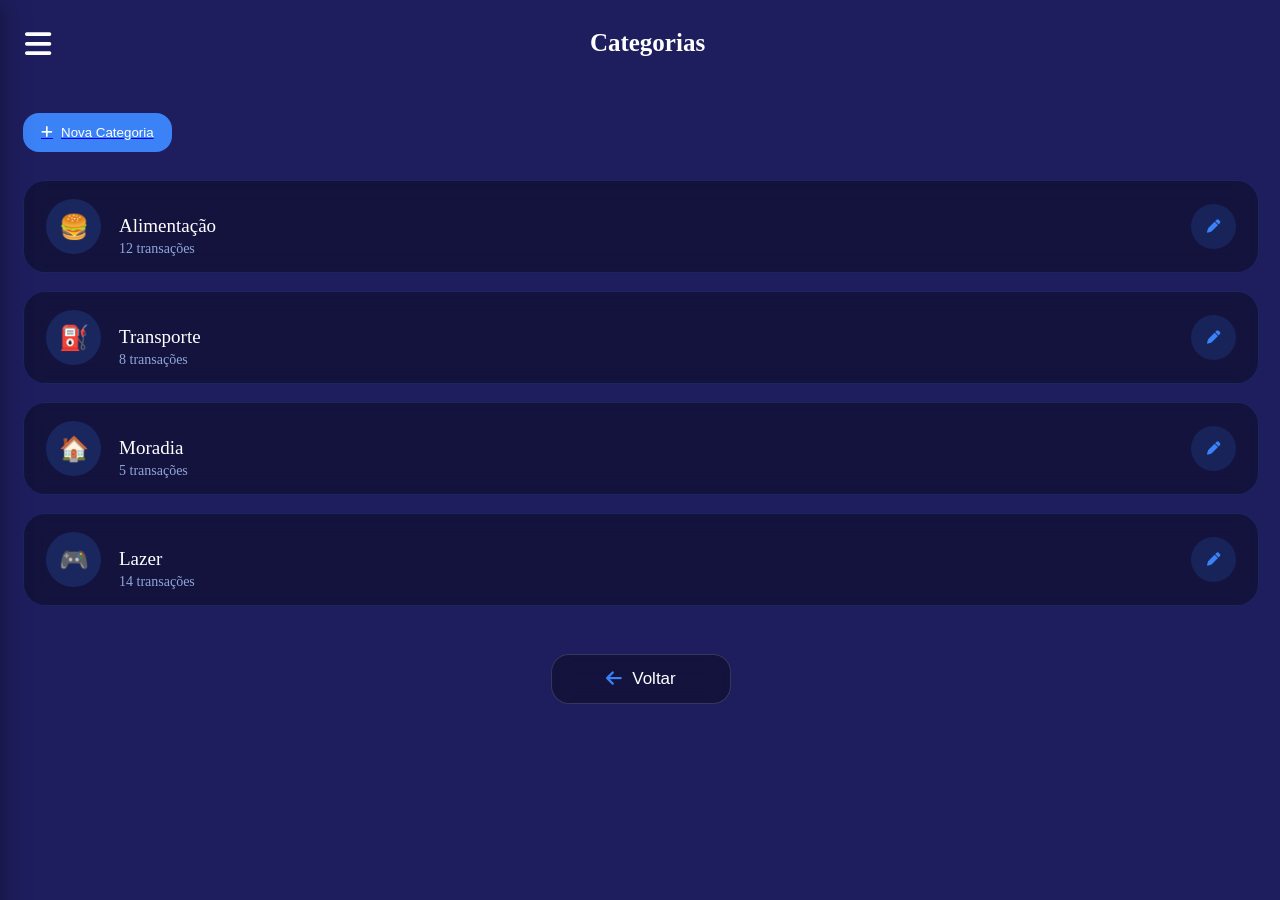
<file: pages/categorias.html>
<!DOCTYPE html>
<html lang="pt-br">
<head>
    <meta charset="UTF-8">
    <meta name="viewport" content="width=device-width, initial-scale=1.0">
    <title>Categorias</title>
    <link rel="stylesheet" href="../css/global.css">
    <link rel="stylesheet" href="../css/categorias.css">
    <link rel="stylesheet" href="https://cdnjs.cloudflare.com/ajax/libs/font-awesome/6.6.0/css/all.min.css">
    <link rel="stylesheet" href="../css/novatransacao.css">
    <link rel="shortcut icon" href="../midia/icone.ico" type="image/x-icon">

</head>
<body>

    <div class="menu-titulo-nt">
    <div id="overlay" class="overlay"></div>
    
    <div id="menu-container"></div>
    <h1>Categorias</h1>
</div>

    <main class="categorias">

    <div class="topo-categorias">


        <a href="/pages/newcategoria.html">
            <button class="btn-adicionar">
                <i class="fas fa-plus"></i>
                Nova Categoria
            </button>
        </a>

    </div>

    <div class="card-categoria">

        <div class="info-categoria">

            <div class="icone-categoria">
                🍔
            </div>

            <div>

                <h3>Alimentação</h3>

                <span>12 transações</span>

            </div>

        </div>

        <button class="btn-editar">
            <i class="fas fa-pen"></i>
        </button>

    </div>

    <div class="card-categoria">

        <div class="info-categoria">

            <div class="icone-categoria">
                ⛽
            </div>

            <div>

                <h3>Transporte</h3>

                <span>8 transações</span>

            </div>

        </div>

        <button class="btn-editar">
            <i class="fas fa-pen"></i>
        </button>

    </div>

    <div class="card-categoria">

        <div class="info-categoria">

            <div class="icone-categoria">
                🏠
            </div>

            <div>

                <h3>Moradia</h3>

                <span>5 transações</span>

            </div>

        </div>

        <button class="btn-editar">
            <i class="fas fa-pen"></i>
        </button>

    </div>

    <div class="card-categoria">

        <div class="info-categoria">

            <div class="icone-categoria">
                🎮
            </div>

            <div>

                <h3>Lazer</h3>

                <span>14 transações</span>

            </div>

        </div>

        <button class="btn-editar">
            <i class="fas fa-pen"></i>
        </button>

    </div>

    <button class="btn-voltar" onclick="history.back()">
        <i class="fas fa-arrow-left"></i>
        Voltar
    </button>

</main>

<script src="../javascript/menu.js"></script>
<script src="../javascript/nova-transacao.js"></script>
</body>
</html>
</file>
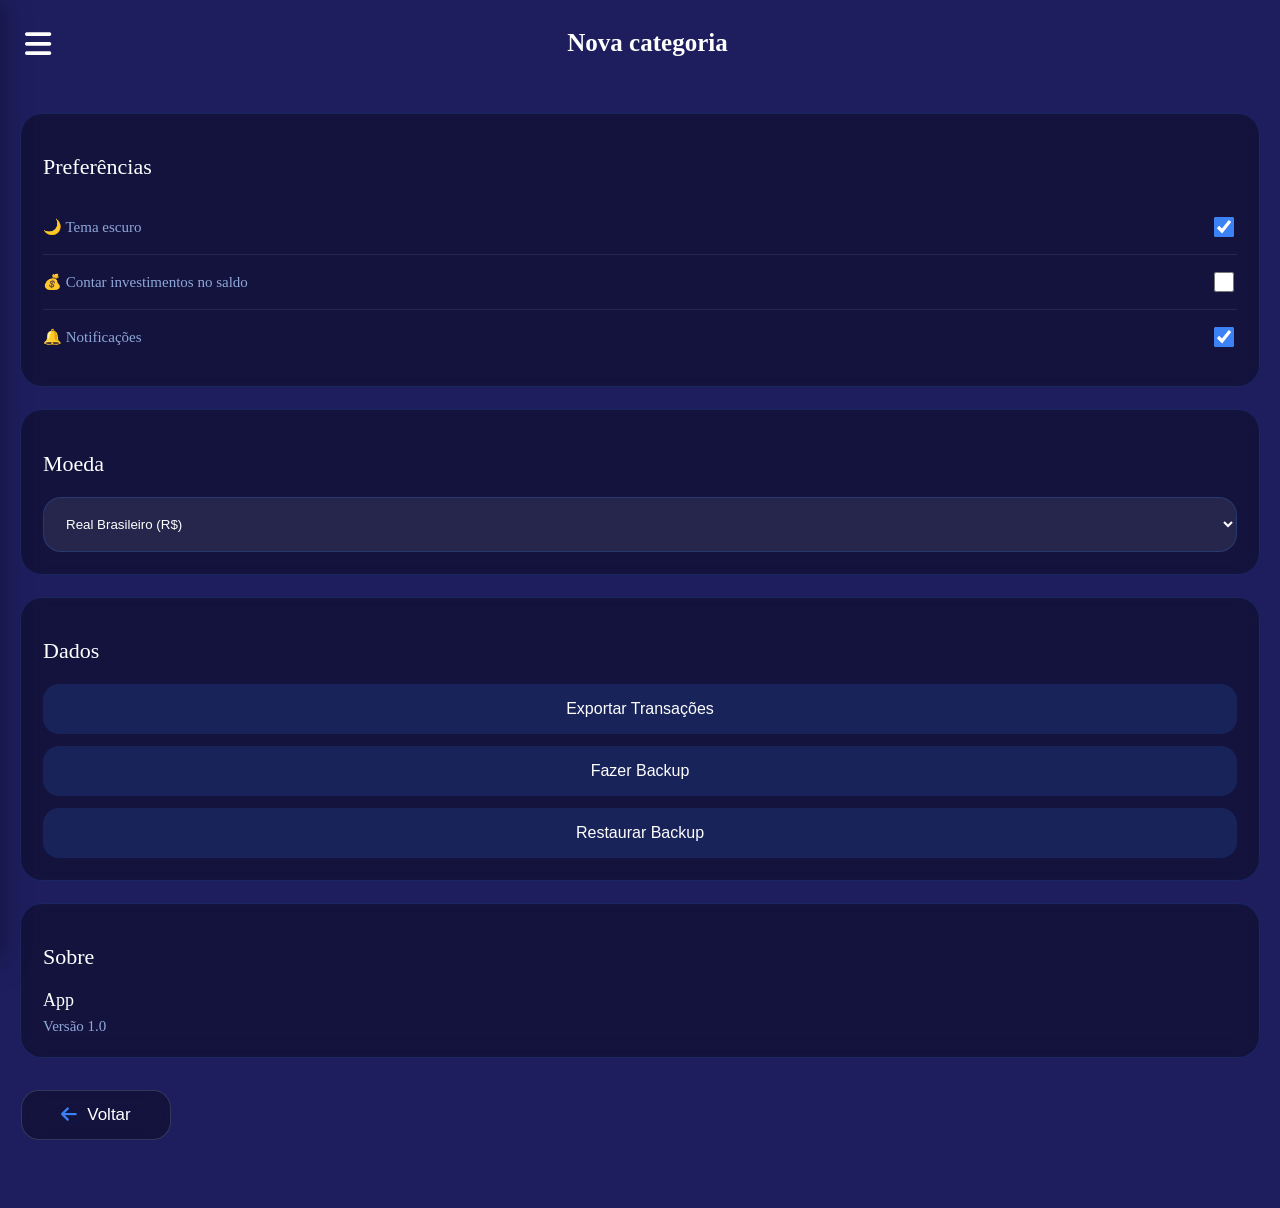
<file: pages/configuracoes.html>
<!DOCTYPE html>
<html lang="pt-br">
<head>
    <meta charset="UTF-8">
    <meta name="viewport" content="width=device-width, initial-scale=1.0">
    <title>configurações</title>
    <link rel="stylesheet" href="../css/global.css">
    <link rel="stylesheet" href="../css/configuracoes.css">
    <link rel="stylesheet" href="https://cdnjs.cloudflare.com/ajax/libs/font-awesome/6.6.0/css/all.min.css">
    <link rel="stylesheet" href="../css/novatransacao.css">
    <link rel="shortcut icon" href="../midia/icone.ico" type="image/x-icon">
</head>
<body>
    <div class="menu-titulo-nt">
    <div id="overlay" class="overlay"></div>
    
    <div id="menu-container"></div>
    <h1>Nova categoria </h1>
</div>

    <main class="configuracoes">

    <div class="card-config">

        <h2>Preferências</h2>

        <div class="item-config">
            <span>🌙 Tema escuro</span>
            <input type="checkbox" checked>
        </div>

        <div class="item-config">
            <span>💰 Contar investimentos no saldo</span>
            <input type="checkbox">
        </div>

        <div class="item-config">
            <span>🔔 Notificações</span>
            <input type="checkbox" checked>
        </div>

    </div>

    <div class="card-config">

        <h2>Moeda</h2>

        <select>
            <option>Real Brasileiro (R$)</option>
            <option>Dólar (US$)</option>
            <option>Euro (€)</option>
        </select>

    </div>

    <div class="card-config">

        <h2>Dados</h2>

        <button class="btn-config">
            Exportar Transações
        </button>

        <button class="btn-config">
            Fazer Backup
        </button>

        <button class="btn-config">
            Restaurar Backup
        </button>

    </div>

    <div class="card-config">

        <h2>Sobre</h2>

        <p>App</p>
        <span>Versão 1.0</span>

    </div>

    <button class="btn-voltar" onclick="history.back()">
        <i class="fas fa-arrow-left"></i>
        Voltar
    </button>

</main>

<script src="../javascript/menu.js"></script>
<script src="../javascript/nova-transacao.js"></script>
</body>
</html>
</file>
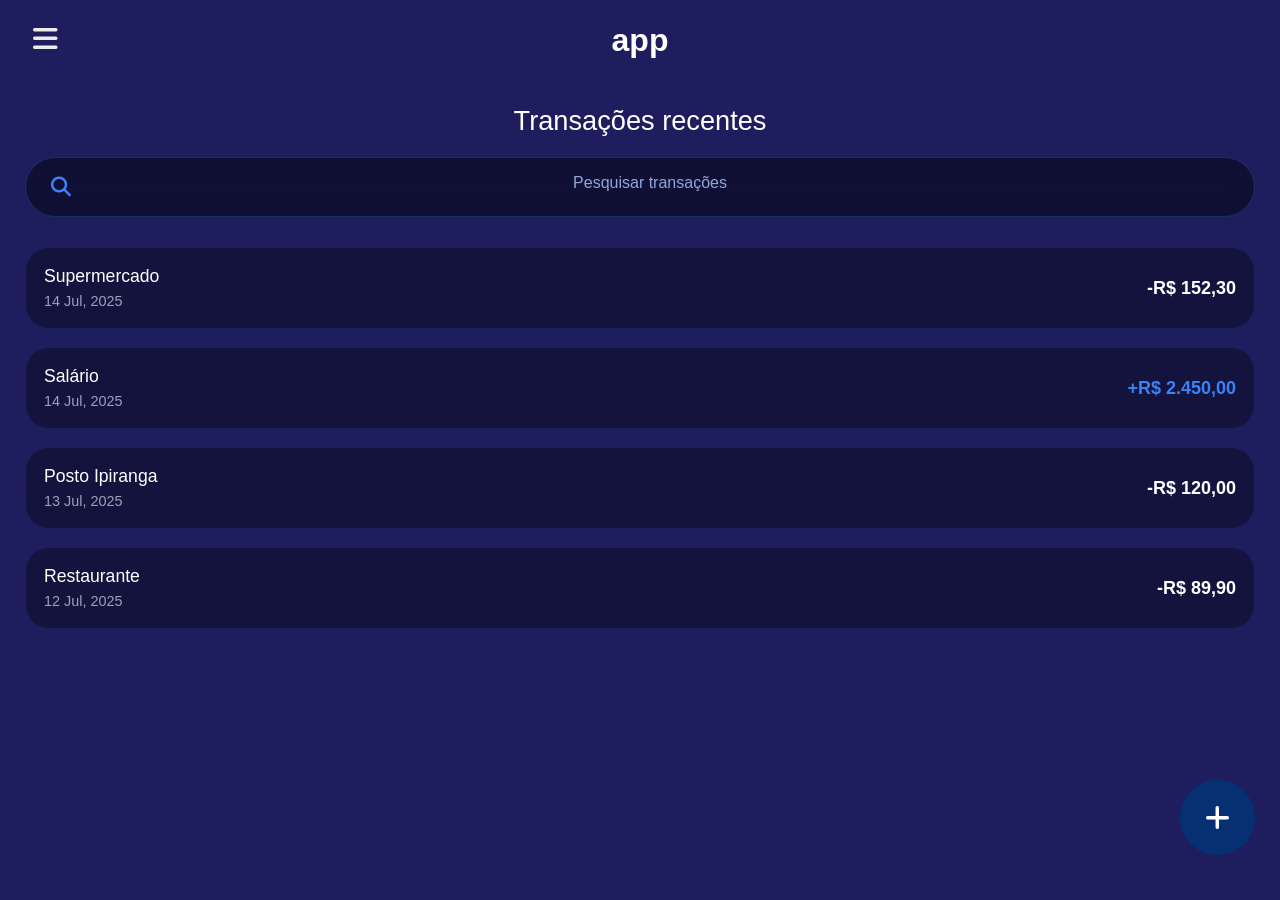
<file: pages/dashboard.html>
<!DOCTYPE html>
<html lang="pt-BR">
<head>
    <meta charset="UTF-8">
    <meta name="viewport" content="width=device-width, initial-scale=1.0">
    <title>Tela inicial</title>

    <link rel="stylesheet" href="https://cdnjs.cloudflare.com/ajax/libs/font-awesome/6.6.0/css/all.min.css">
    <link rel="icon" type="image/x-icon" href="../midia/icone.ico">
    <link rel="stylesheet" href="../css/style.css">
    <link rel="stylesheet" href="../css/global.css">
</head>
<body class="paginicial">

    <div class="menu-titulo">
        <div id="overlay" class="overlay"></div>
        
        <div id="menu-container"></div>
        <h1>app</h1>
    </div>

    <main>

        <h2>Transações recentes</h2>

        <div class="search-box">
            <i class="fas fa-search"></i>
            <input type="text" placeholder="Pesquisar transações">
        </div>

        <div class="transaction-card">

            <div class="info">
                <h3>Supermercado</h3>
                <span>14 Jul, 2025</span>
            </div>

            <div class="amount expense">
                -R$ 152,30
            </div>
        </div>

        <div class="transaction-card">

            <div class="info">
                <h3>Salário</h3>
                <span>14 Jul, 2025</span>
            </div>

            <div class="amount income">
                +R$ 2.450,00
            </div>
        </div>

        <div class="transaction-card">

            <div class="info">
                <h3>Posto Ipiranga</h3>
                <span>13 Jul, 2025</span>
            </div>

            <div class="amount expense">
                -R$ 120,00
            </div>
        </div>

        <div class="transaction-card">

            <div class="info">
                <h3>Restaurante</h3>
                <span>12 Jul, 2025</span>
            </div>

            <div class="amount expense">
                -R$ 89,90
            </div>
        </div>

    </main>

    <a href="nova-transacao.html">
        <button class="fab">
            <i class="fas fa-plus"></i>
        </button>
    </a>

<script src="../javascript/menu.js"></script>

</body>
</html>
</file>
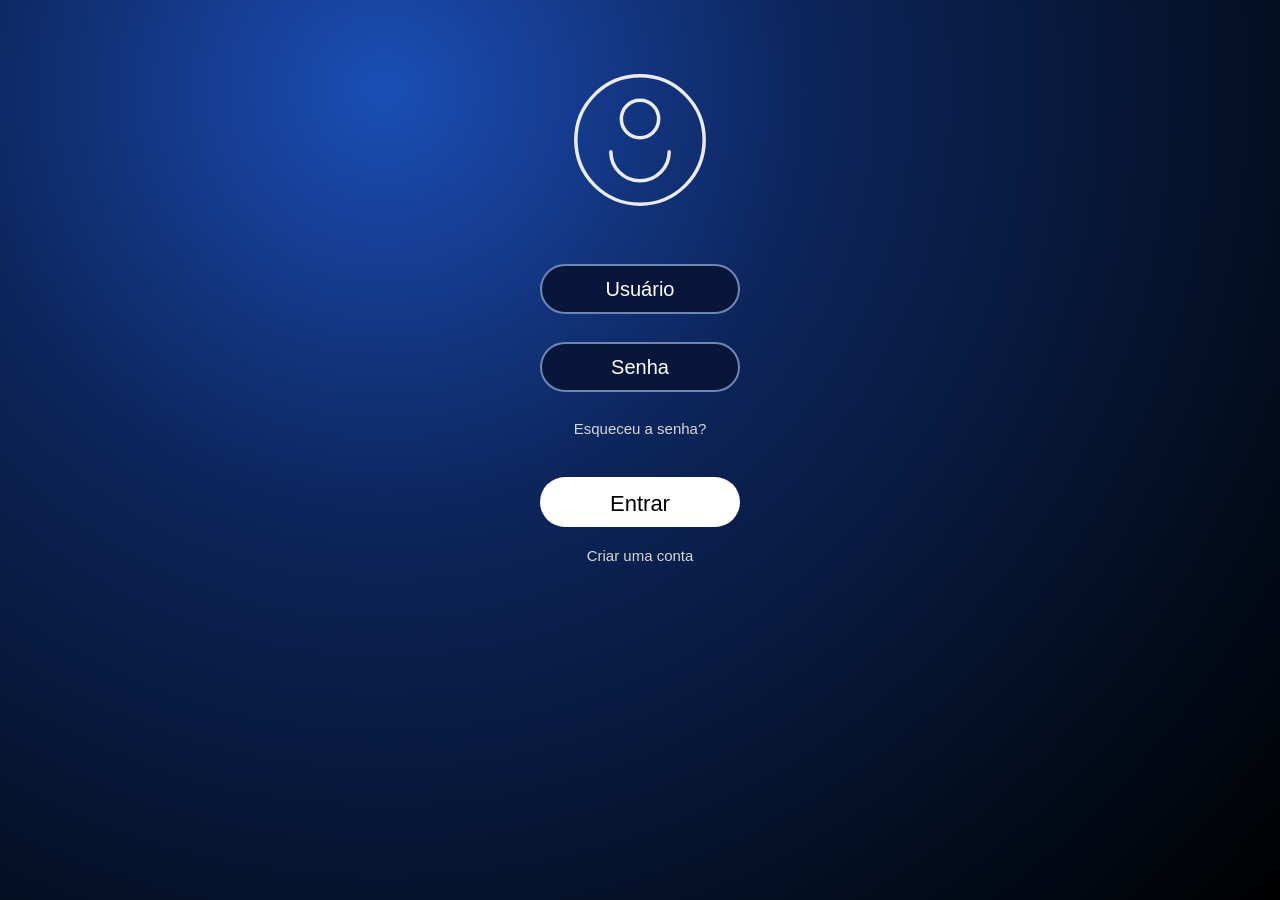
<file: pages/login.html>
<!DOCTYPE html>
<html lang="pt-BR">
<head>
    <meta charset="UTF-8">
    <meta name="viewport" content="width=device-width, initial-scale=1.0">
    <title>Login</title>

<link rel="stylesheet" href="../css/style.css">
    <link rel="stylesheet" href="../css/global.css"></head>
<body class="login">

<div class="container">

    <div class="avatar">

        <svg viewBox="0 0 120 120">
            <circle cx="60" cy="60" r="55"/>

            <circle cx="60" cy="42" r="16"/>

            <path d="M35 70
                     A25 25 0 0 0 85 70"/>
        </svg>

    </div>

    <form>

        <input
            type="text"
            placeholder="Usuário">

        <input
            type="password"
            placeholder="Senha">

        <a href="#">Esqueceu a senha?</a>

        <div class="entrar">
            <a href="dashboard.html">
                <button type="submit">
                    Entrar
                    <a href=""></a>
                </button>
            </a>
        </div>

        <a href="#">Criar uma conta</a>

    </form>

</div>

</body>
</html>
</file>
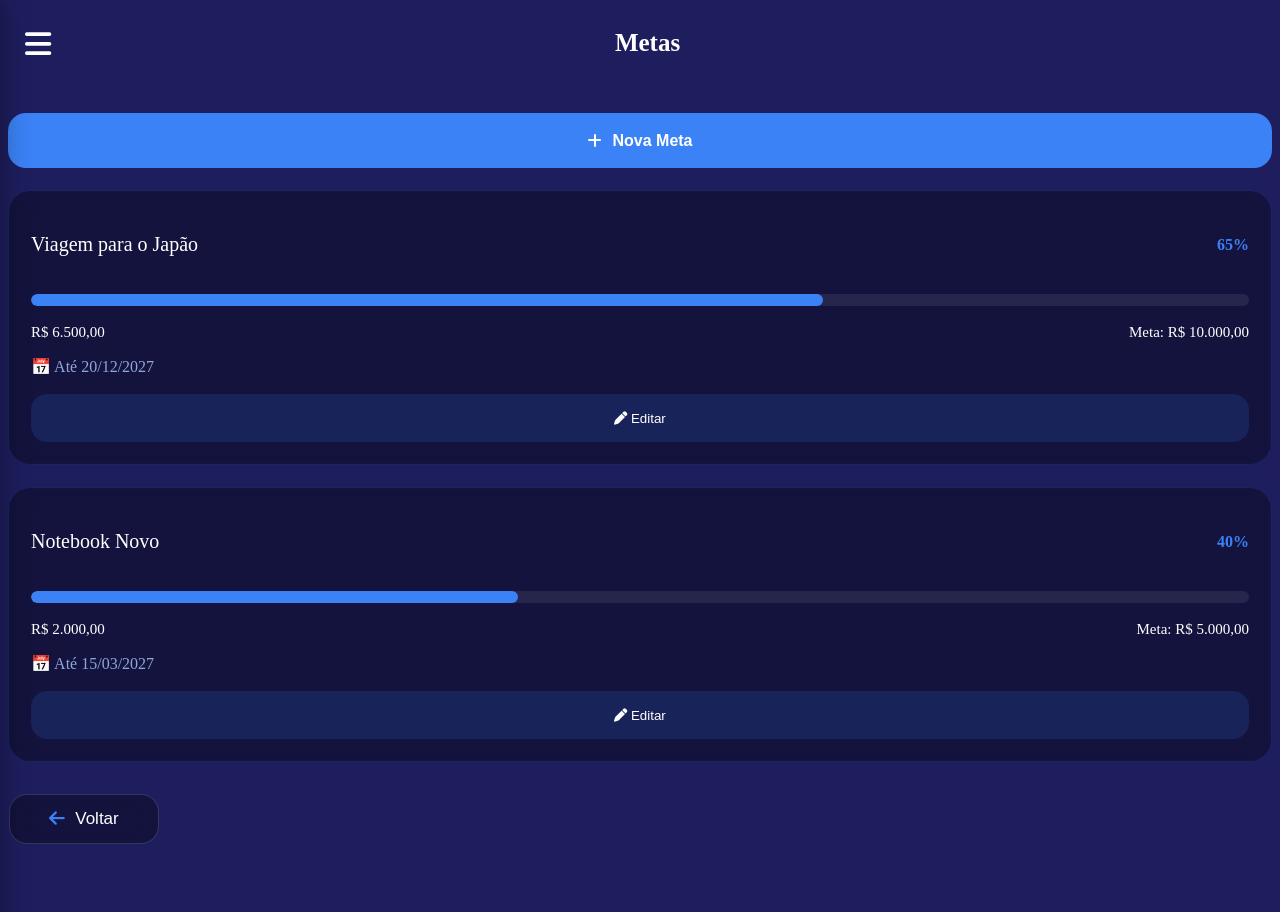
<file: pages/metas.html>
<!DOCTYPE html>
<html lang="pt-br">
<head>
    <meta charset="UTF-8">
    <meta name="viewport" content="width=device-width, initial-scale=1.0">
    <title>Metas</title>
    <link rel="stylesheet" href="../css/global.css">
    <link rel="stylesheet" href="../css/metas.css">
    <link rel="stylesheet" href="https://cdnjs.cloudflare.com/ajax/libs/font-awesome/6.6.0/css/all.min.css">
    <link rel="stylesheet" href="../css/novatransacao.css">
    <link rel="shortcut icon" href="../midia/icone.ico" type="image/x-icon">
</head>
<body>
    <div class="menu-titulo-nt">
    <div id="overlay" class="overlay"></div>
    
    <div id="menu-container"></div>
    <h1>Metas</h1>
</div>

    <main class="metas">

    <button class="btn-nova-meta">
        <i class="fas fa-plus"></i>
        Nova Meta
    </button>

    <div class="card-meta">

        <div class="topo-meta">

            <h3>Viagem para o Japão</h3>

            <span>65%</span>

        </div>

        <div class="barra">

            <div class="progresso" style="width:65%;"></div>

        </div>

        <div class="valores">

            <span>R$ 6.500,00</span>

            <span>Meta: R$ 10.000,00</span>

        </div>

        <p class="data-meta">
            📅 Até 20/12/2027
        </p>

        <button class="btn-editar-meta">
            <i class="fas fa-pen"></i>
            Editar
        </button>

    </div>

    <div class="card-meta">

        <div class="topo-meta">

            <h3>Notebook Novo</h3>

            <span>40%</span>

        </div>

        <div class="barra">

            <div class="progresso" style="width:40%;"></div>

        </div>

        <div class="valores">

            <span>R$ 2.000,00</span>

            <span>Meta: R$ 5.000,00</span>

        </div>

        <p class="data-meta">
            📅 Até 15/03/2027
        </p>

        <button class="btn-editar-meta">
            <i class="fas fa-pen"></i>
            Editar
        </button>

    </div>

    <button class="btn-voltar" onclick="history.back()">
        <i class="fas fa-arrow-left"></i>
        Voltar
    </button>
</main>
<script src="../javascript/menu.js"></script>
<script src="../javascript/nova-transacao.js"></script>
</body>
</html>
</file>
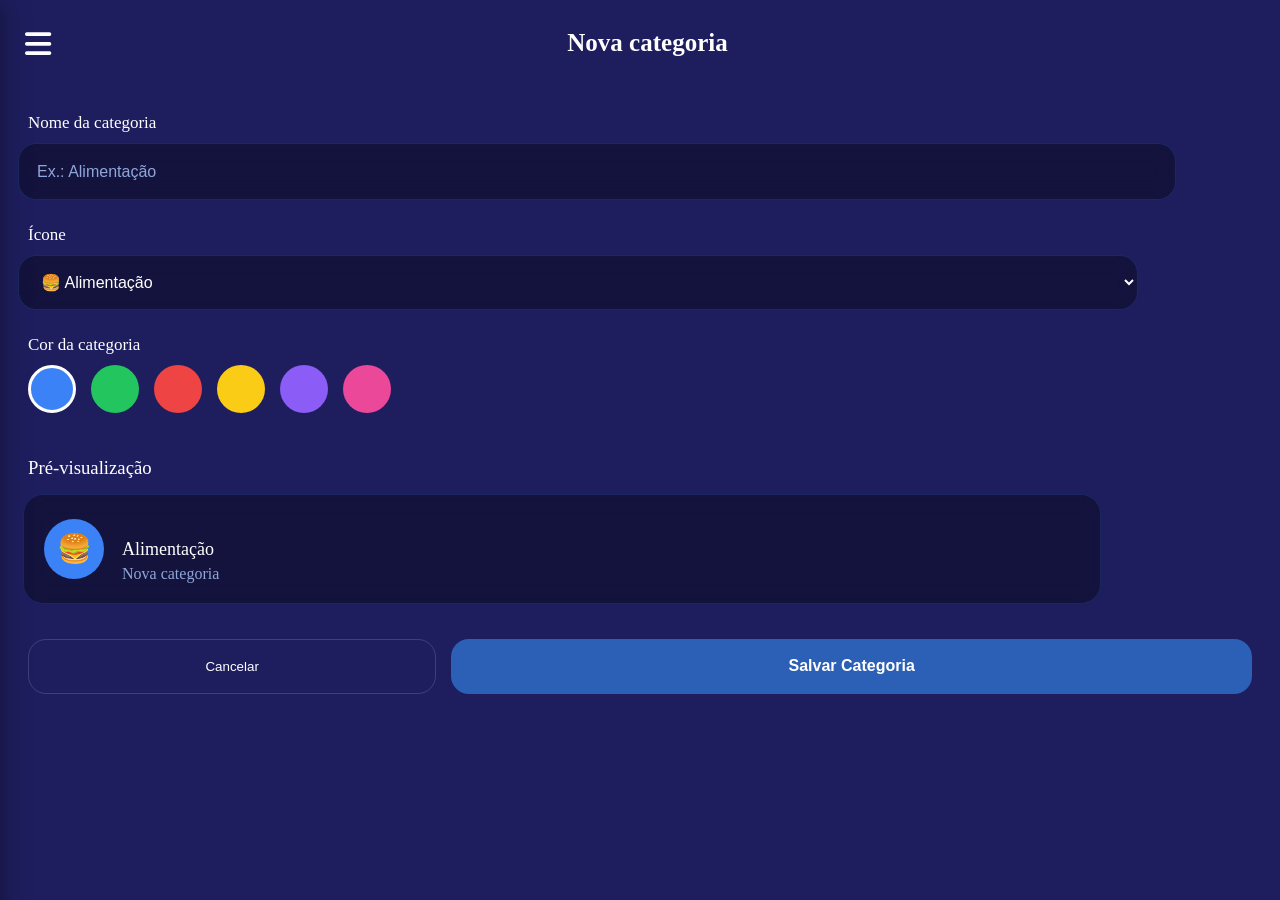
<file: pages/newcategoria.html>
<!DOCTYPE html>
<html lang="pt-br">
<head>
    <meta charset="UTF-8">
    <meta name="viewport" content="width=device-width, initial-scale=1.0">
    <title>Nova categoria</title>
    <link rel="stylesheet" href="../css/global.css">
    <link rel="stylesheet" href="../css/newcategoria.css">
    <link rel="stylesheet" href="https://cdnjs.cloudflare.com/ajax/libs/font-awesome/6.6.0/css/all.min.css">
    <link rel="stylesheet" href="../css/novatransacao.css">
    <link rel="shortcut icon" href="../midia/icone.ico" type="image/x-icon">
</head>
<body>
    <div class="menu-titulo-nt">
    <div id="overlay" class="overlay"></div>
    
    <div id="menu-container"></div>
    <h1>Nova categoria </h1>
</div>

    <main class="nova-categoria">

    <div class="campo">

        <label for="nomeCategoria">Nome da categoria</label>

        <input
            type="text"
            id="nomeCategoria"
            placeholder="Ex.: Alimentação">

    </div>

    <div class="campo">

        <label for="iconeCategoria">Ícone</label>

        <select id="iconeCategoria">

            <option>🍔 Alimentação</option>
            <option>⛽ Transporte</option>
            <option>🏠 Moradia</option>
            <option>💊 Saúde</option>
            <option>🎮 Lazer</option>
            <option>💼 Trabalho</option>
            <option>📚 Estudos</option>
            <option>🛍 Compras</option>
            <option>💰 Investimentos</option>
            <option>⭐ Outro</option>

        </select>

    </div>

    <div class="campo">

        <label>Cor da categoria</label>

        <div class="cores">

            <div class="cor azul ativo"></div>

            <div class="cor verde"></div>

            <div class="cor vermelho"></div>

            <div class="cor amarelo"></div>

            <div class="cor roxo"></div>

            <div class="cor rosa"></div>

        </div>

    </div>

    <div class="preview">

        <h3>Pré-visualização</h3>

        <div class="card-preview">

            <div class="icone-preview">

                🍔

            </div>

            <div>

                <h4>Alimentação</h4>

                <span>Nova categoria</span>

            </div>

        </div>

    </div>

    <div class="acoes">

        <button class="btn-cancelar" onclick="history.back()">

            Cancelar

        </button>

        <button class="btn-salvar">

            Salvar Categoria

        </button>

    </div>

</main>

<script src="../javascript/menu.js"></script>
<script src="../javascript/nova-transacao.js"></script>

</body>
</html>
</file>
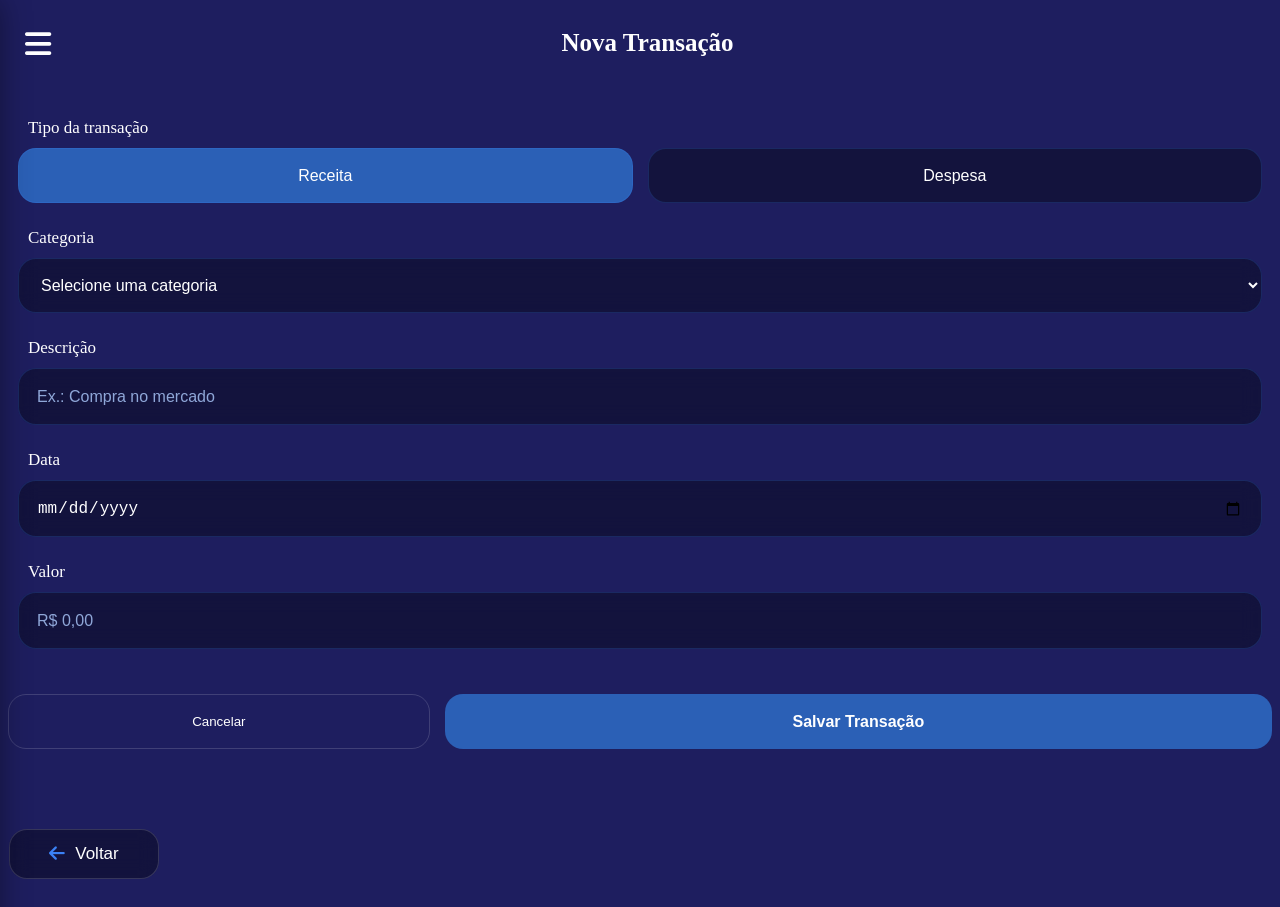
<file: pages/nova-transacao.html>
<!DOCTYPE html>
<html lang="pt-br">
<head>
    <meta charset="UTF-8">
    <meta name="viewport" content="width=device-width, initial-scale=1.0">
    <title>Nova transação</title>
    <link rel="stylesheet" href="https://cdnjs.cloudflare.com/ajax/libs/font-awesome/6.6.0/css/all.min.css">
    <link rel="stylesheet" href="../css/global.css">
    <link rel="stylesheet" href="../css/novatransacao.css">
    <link rel="shortcut icon" href="../midia/icone.ico" type="image/x-icon">
</head>
<body>
<div class="menu-titulo-nt">
    <div id="overlay" class="overlay"></div>
    
    <div id="menu-container"></div>
    <h1>Nova Transação</h1>
</div>

<main class="nova-transacao">

    <div class="campo">
        <label>Tipo da transação</label>

        <div class="tipo-transacao">
            <button class="tipo-btn ativo">Receita</button>
            <button class="tipo-btn">Despesa</button>
        </div>
    </div>

    <div class="campo">
        <label for="categoria">Categoria</label>

        <select id="categoria">
            <option value="">Selecione uma categoria</option>
            <option>Alimentação</option>
            <option>Transporte</option>
            <option>Moradia</option>
            <option>Lazer</option>
            <option>Saúde</option>
            <option>Salário</option>
            <option>Outros</option>
        </select>
    </div>

    <div class="campo">
        <label for="descricao">Descrição</label>

        <input
            type="text"
            id="descricao"
            placeholder="Ex.: Compra no mercado">
    </div>

    <div class="campo">
        <label for="data">Data</label>

        <input
            type="date"
            id="data">
    </div>

    <div class="campo">
        <label for="valor">Valor</label>

        <input
            type="number"
            id="valor"
            step="0.01"
            placeholder="R$ 0,00">
    </div>

    <div class="botoes-form">

        
            <button class="btn-cancelar">
                Cancelar
            </button>

        <button class="btn-salvar">
            Salvar Transação
        </button>

    </div>

    <button class="btn-voltar" onclick="history.back()">
    <i class="fas fa-arrow-left"></i>
    Voltar
</button>

</main>


<script src="../javascript/menu.js"></script>
<script src="../javascript/nova-transacao.js"></script>
</body>
</html>
</file>
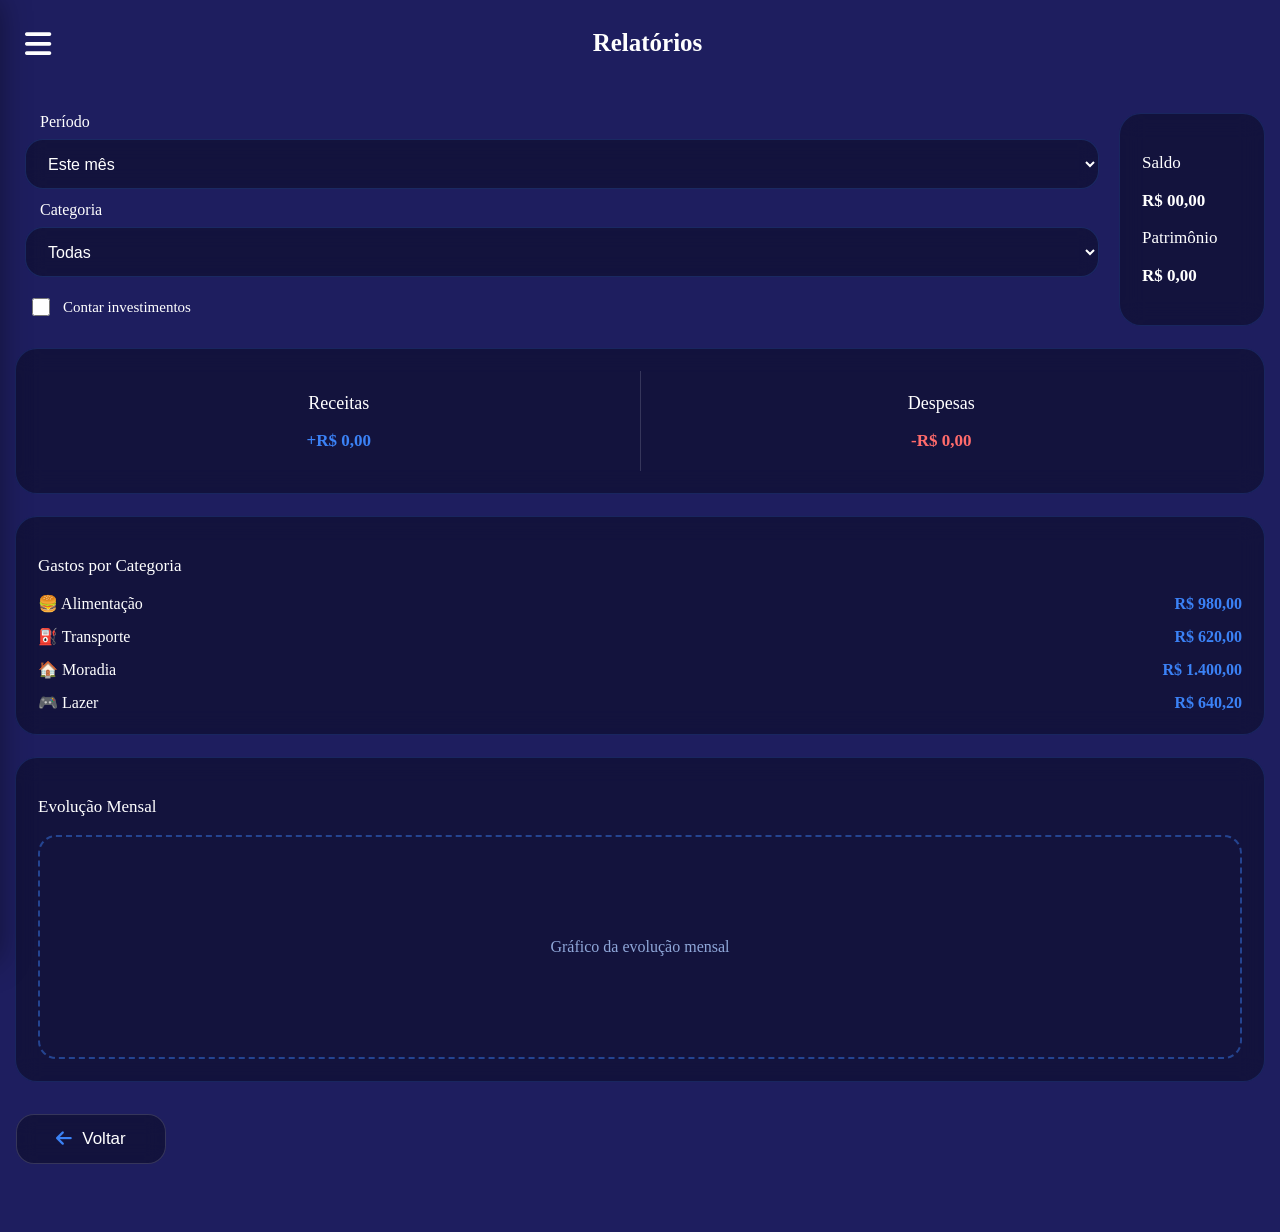
<file: pages/relatorios.html>
<!DOCTYPE html>
<html lang="pt-br">
<head>
    <meta charset="UTF-8">
    <meta name="viewport" content="width=device-width, initial-scale=1.0">
    <title>Relatórios</title>
     <link rel="stylesheet" href="https://cdnjs.cloudflare.com/ajax/libs/font-awesome/6.6.0/css/all.min.css">
    <link rel="stylesheet" href="../css/global.css">
    <link rel="stylesheet" href="../css/novatransacao.css">
    <link rel="stylesheet" href="../css/relatorios.css">
    <link rel="shortcut icon" href="../midia/icone.ico" type="image/x-icon">

</head>
<body>
    <div class="menu-titulo-nt">
    <div id="overlay" class="overlay"></div>
    
    <div id="menu-container"></div>
    <h1>Relatórios</h1>
</div>

<main class="relatorios">

    <div class="topo-relatorios">

    <div class="filtros">

        <div class="campo">

            <label>Período</label>

            <select>
                <option>Este mês</option>
                <option>Últimos 3 meses</option>
                <option>Últimos 6 meses</option>
                <option>Este ano</option>
            </select>

        </div>

        <div class="campo">

            <label>Categoria</label>

            <select>
                <option>Todas</option>
                <option>Alimentação</option>
                <option>Transporte</option>
                <option>Moradia</option>
                <option>Lazer</option>
            </select>

        </div>

        <div class="checkbox-filtro">

    <input
        type="checkbox"
        id="investimentos">

    <label for="investimentos">
        Contar investimentos
    </label>

</div>

    </div>

    <div class="card-relatorio saldo-card">

        
            <h3>Saldo</h3>
        

        <p class="valor destaque">
            R$ 00,00
        </p>

        
            <h3>Patrimônio</h3>

        <p class="valor destaque">
            R$ 0,00
        </p>

    </div>

</div>

    <div class="card-duplo">

    <div class="metade">

        <h3>Receitas</h3>

        <p class="valor positivo">
            +R$ 0,00
        </p>

    </div>

    <div class="divisor"></div>

    <div class="metade">

        <h3>Despesas</h3>

        <p class="valor negativo">
            -R$ 0,00
        </p>

    </div>

</div>

    <div class="card-relatorio">

        <h3>Gastos por Categoria</h3>

        <div class="categoria-item">
            <span>🍔 Alimentação</span>
            <strong>R$ 980,00</strong>
        </div>

        <div class="categoria-item">
            <span>⛽ Transporte</span>
            <strong>R$ 620,00</strong>
        </div>

        <div class="categoria-item">
            <span>🏠 Moradia</span>
            <strong>R$ 1.400,00</strong>
        </div>

        <div class="categoria-item">
            <span>🎮 Lazer</span>
            <strong>R$ 640,20</strong>
        </div>

    </div>

    <div class="card-relatorio">

        <h3>Evolução Mensal</h3>

        <div class="grafico-placeholder">

            Gráfico da evolução mensal

        </div>

    </div>

    <button class="btn-voltar" onclick="history.back()">
    <i class="fas fa-arrow-left"></i>
    Voltar
</button>

</main>

<script src="../javascript/menu.js"></script>
</body>
</html>
</file>
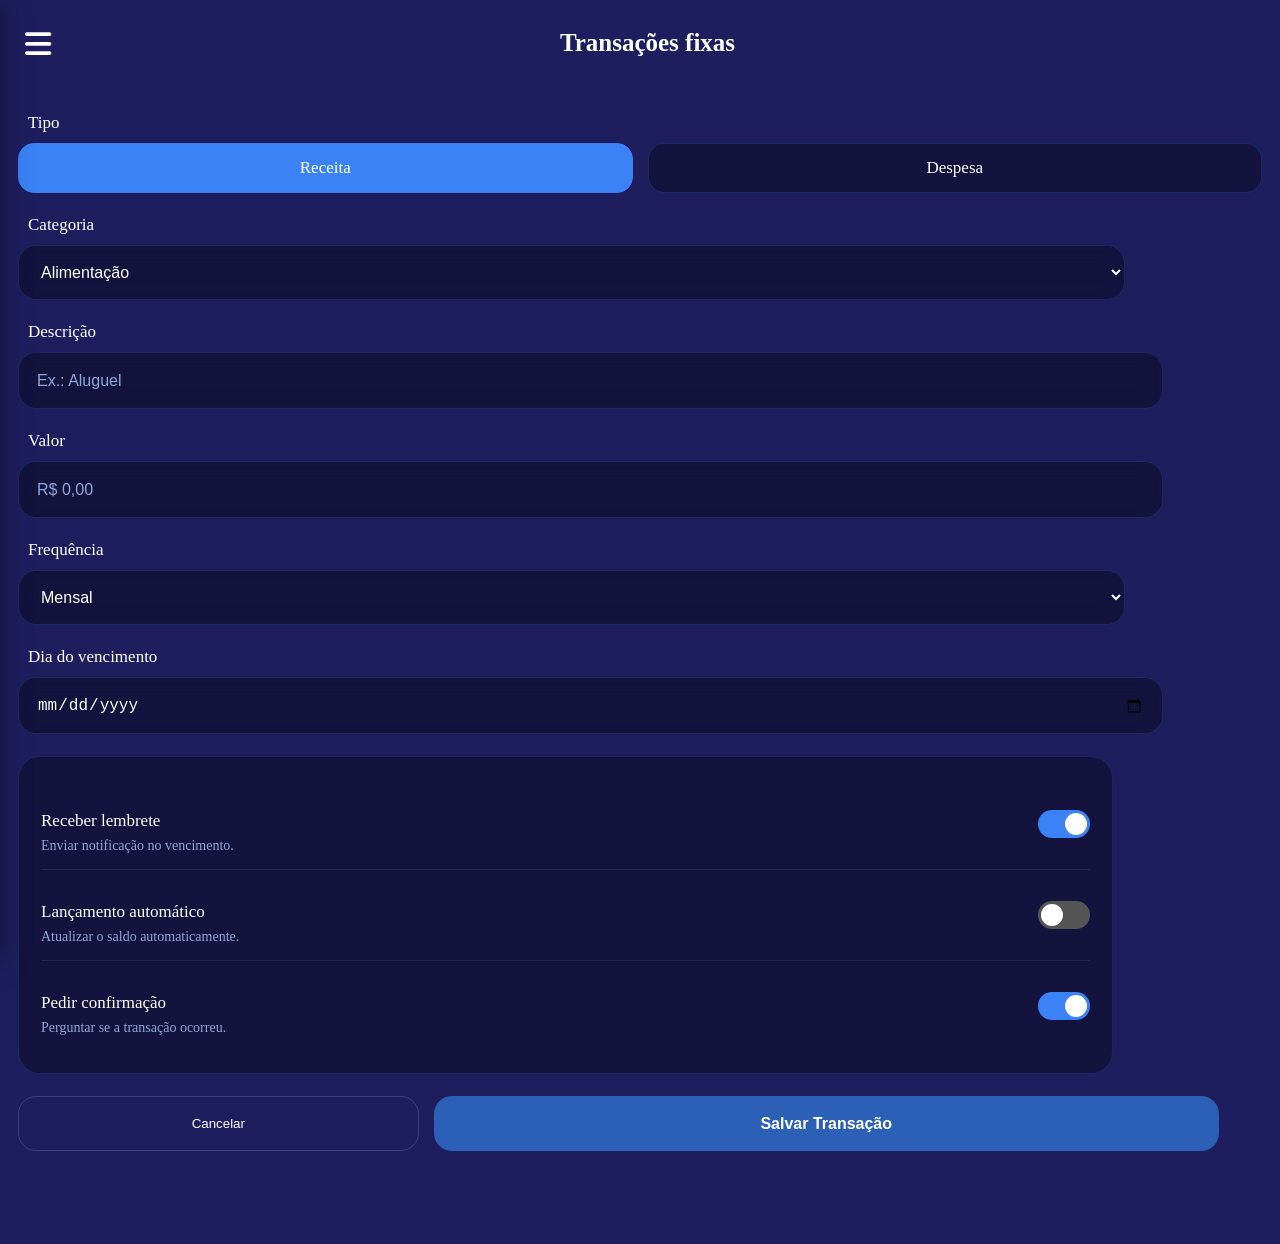
<file: pages/transacoes-fixas.html>
<!DOCTYPE html>
<html lang="pt-br">
<head>
    <meta charset="UTF-8">
    <meta name="viewport" content="width=device-width, initial-scale=1.0">
    <title>Transações fixas</title>
    <link rel="stylesheet" href="../css/global.css">
    <link rel="stylesheet" href="../css/transacoes-fixas.css">
    <link rel="stylesheet" href="https://cdnjs.cloudflare.com/ajax/libs/font-awesome/6.6.0/css/all.min.css">
    <link rel="stylesheet" href="../css/novatransacao.css">
    <link rel="shortcut icon" href="../midia/icone.ico" type="image/x-icon">
</head>
<body>
    <div class="menu-titulo-nt">
    <div id="overlay" class="overlay"></div>
    
    <div id="menu-container"></div>
    <h1>Transações fixas</h1>
</div>

    <main class="nova-fixa">

    <div class="campo">

        <label>Tipo</label>

        <div class="tipo-transacao">

    <input type="radio" id="receita" name="tipo" checked>

    <label for="receita" class="opcao">
        Receita
    </label>

    <input type="radio" id="despesa" name="tipo">

    <label for="despesa" class="opcao">
        Despesa
    </label>

</div>

    </div>

    <div class="campo">

        <label>Categoria</label>

        <select>

            <option>Alimentação</option>
            <option>Moradia</option>
            <option>Transporte</option>
            <option>Lazer</option>
            <option>Salário</option>

        </select>

    </div>

    <div class="campo">

        <label>Descrição</label>

        <input
            type="text"
            placeholder="Ex.: Aluguel">

    </div>

    <div class="campo">

        <label>Valor</label>

        <input
            type="number"
            placeholder="R$ 0,00">

    </div>

    <div class="campo">

        <label>Frequência</label>

        <select>

            <option>Mensal</option>
            <option>Semanal</option>
            <option>Anual</option>

        </select>

    </div>

    <div class="campo">

        <label>Dia do vencimento</label>

        <input type="date">

    </div>

    <div class="card-opcoes">

        <div class="opcao-switch">

            <div>

                <h3>Receber lembrete</h3>

                <span>Enviar notificação no vencimento.</span>

            </div>

            <label class="switch">

                <input type="checkbox" checked>

                <span class="slider"></span>

            </label>

        </div>

        <div class="opcao-switch">

            <div>

                <h3>Lançamento automático</h3>

                <span>Atualizar o saldo automaticamente.</span>

            </div>

            <label class="switch">

                <input type="checkbox">

                <span class="slider"></span>

            </label>

        </div>

        <div class="opcao-switch">

            <div>

                <h3>Pedir confirmação</h3>

                <span>Perguntar se a transação ocorreu.</span>

            </div>

            <label class="switch">

                <input type="checkbox" checked>

                <span class="slider"></span>

            </label>

        </div>

    </div>

    <div class="acoes">

        <button class="btn-cancelar" onclick="history.back()">

            Cancelar

        </button>

        <button class="btn-salvar">

            Salvar Transação

        </button>

    </div>

</main>
<script src="../javascript/menu.js"></script>
<script src="../javascript/nova-transacao.js"></script>
</body>
</html>
</file>
<file: css/global.css>
body{
    background-color: rgb(30, 30, 95);
}

.titulo-pag{
    color: white;
}






.menu-lateral{

    position:fixed;

    top:0;
    left:-330px;

    width:270px;
    height:100vh;

    background:linear-gradient(
        180deg,
        #102d70,
        #06142e,
        #000
    );

    backdrop-filter:blur(15px);

    transition:.35s;

    z-index:1001;

    padding:30px 25px;

    box-shadow:
    8px 0 30px rgba(0,0,0,.45);

    gap: 40px;
}

.menu-lateral.ativo{

    left:0;

}

.titulo-pag{
    display: flex;
    margin-bottom:40px;
    text-align:center;
    align-items: center;
}

.titulo-pag h2{

    font-weight:500;
    color:white;

}

.menu-lateral a{

    display:flex;
    align-items:center;

    gap:18px;

    color:white;
    text-decoration:none;

    padding:18px 10px;

    border-radius:15px;

    transition:.25s;

    margin-bottom:8px;

}


.menu-lateral a:hover{

    background:rgba(59,130,246,.18);

}

.menu-lateral a i{

    font-size:20px;
    color:#4b8dff;

    width:25px;

}

.menu-lateral a span{

    font-size:17px;

}

/* ---------- Overlay ---------- */

.overlay{

    position:fixed;

    inset:0;

    background:rgba(0,0,0,.45);

    opacity:0;
    visibility:hidden;

    transition:.35s;

    z-index:1000;

}

.overlay.ativo{

    opacity:1;
    visibility:visible;

}

/* Evita que o menu fique atrás do botão + */

.fab{

    z-index:998;

}

.menu-titulo{
    position: relative;
    display: flex;
    justify-content: center;
    align-items: center;
    height: 30px;
    margin-bottom: 50px;
}

.menu-btn{
    top: 50%;
    transform: translateY(-50%);
}

.menu-titulo h1{
    margin: 0;
}

.btn-voltar{

    display:flex;

    align-items:center;
    justify-content:center;

    gap:10px;

    width:150px;
    height:50px;

    margin:10px auto 20px 1px;

    border:1px solid rgba(255,255,255,.15);
    border-radius:18px;

    background:rgba(0,0,0,.35);

    color:white;

    font-size:17px;
    font-weight:500;

    cursor:pointer;

    transition:.25s;

    backdrop-filter:blur(10px);

}

.btn-voltar i{

    color:#3b82f6;

    font-size:18px;

}

.btn-voltar:hover{

    background:rgba(59,130,246,.15);

    border-color:rgba(59,130,246,.4);

    transform:translateY(-2px);

}

.btn-voltar:active{

    transform:translateY(0);

}
</file>
<file: css/categorias.css>
.categorias{

    display:flex;

    flex-direction:column;

    gap:18px;

    margin-top:35px;

    padding-bottom:40px;
    margin-left: 15px;
    margin-right: 13px;

}

.topo-categorias{

    display:flex;

    justify-content:space-between;

    align-items:center;

    margin-bottom:10px;

}

.topo-categorias h2{

    color:white;

    font-size:28px;

    font-weight:500;

}

.btn-adicionar{

    display:flex;

    align-items:center;

    gap:8px;

    padding:12px 18px;

    border:none;

    border-radius:16px;

    background:#3b82f6;

    color:white;

    cursor:pointer;

    transition:.25s;

}

.btn-adicionar:hover{

    transform:scale(1.03);

}

.card-categoria{

    display:flex;

    justify-content:space-between;

    align-items:center;

    background:rgba(0,0,0,.35);

    border:1px solid rgba(59,130,246,.18);

    backdrop-filter:blur(10px);

    border-radius:22px;

    padding:15px 22px;

}

.info-categoria{

    display:flex;

    align-items:center;

    gap:18px;

}

.icone-categoria{

    width:55px;

    height:55px;

    display:flex;

    justify-content:center;

    align-items:center;

    border-radius:50%;

    background:rgba(59,130,246,.18);

    font-size:24px;

}

.info-categoria h3{

    color:white;

    font-size:19px;

    font-weight:500;

    margin-bottom:2px;

}

.info-categoria span{

    color:#8fa7d8;

    font-size:14px;

}

.btn-editar{

    width:45px;

    height:45px;

    border:none;

    border-radius:50%;

    background:rgba(59,130,246,.15);

    color:#3b82f6;

    cursor:pointer;

    transition:.25s;

}

.btn-editar:hover{

    background:#3b82f6;

    color:white;

}

.btn-voltar{

    display:flex;

    justify-content:center;

    align-items:center;

    gap:10px;

    width:180px;

    height:50px;

    margin:30px auto 10px;

    border-radius:18px;

    border:1px solid rgba(255,255,255,.15);

    background:rgba(0,0,0,.35);

    color:white;

    cursor:pointer;

    transition:.25s;

}

.btn-voltar:hover{

    background:rgba(59,130,246,.15);

}
</file>
<file: css/novatransacao.css>
.menu-btn i{
    display:flex;
    font-size: 30px;
    color: rgb(255, 255, 255);
}

.menu-btn{
    display:flex;
    margin-top: 40px;
    margin-left: 10px;
    background: transparent;
    border: none;
}

header{
    background: transparent;
}

.menu-lateral a{

    display:flex;
    align-items:center;

    gap:18px;

    padding:18px 10px;

    margin-bottom:3px;

}

.titulo-pag{
    display: flex;
    margin-bottom:15px;
    margin-top: -10px;
    text-align:center;
    align-items: center;
}

.menu-titulo-nt {
    position: relative;

    display: flex;
    justify-content: center;
    align-items: center;
    gap: 15px;
    height: 70px;
}

.menu-btn{
    position: absolute;
    left: 0;
    top: -4px;
    transform: translateY(-50%);

    width: 40px;
    height: 40px;

    display: flex;
    justify-content: center;
    align-items: center;

    background: transparent;
    border: none;
    cursor: pointer;
}

.menu-titulo-nt h1{
    margin: 0;
    color: white;
    font-size: 25px;
}

/*tela isolada nova transação*/

.nova-transacao{

    margin-top:40px;

    display:flex;
    flex-direction:column;

    gap:25px;
}

.campo{

    display:flex;
    flex-direction:column;

    gap:10px;
    padding: 0 10px;
}

.campo label{

    color:white;

    font-size:17px;

    font-weight:500;
    padding: 0 10px;
}

.campo input,
.campo select{

    height:55px;

    border:none;

    outline:none;

    border-radius:18px;

    padding:0 18px;

    color:white;

    font-size:16px;

    background:rgba(0,0,0,.35);

    border:1px solid rgba(59,130,246,.20);

    backdrop-filter:blur(10px);

}

.campo input::placeholder{

    color:#8fa7d8;

}

.campo select{

    cursor:pointer;

}

.tipo-transacao{

    display:flex;

    gap:15px;

}

.tipo-btn{

    flex:1;

    height:55px;

    border:none;

    border-radius:18px;

    background:rgba(0,0,0,.35);

    color:white;

    font-size:16px;

    cursor:pointer;

    transition:.25s;

    border:1px solid rgba(59,130,246,.20);

}

.tipo-btn:hover{

    background:rgba(59,130,246,.18);

}

.tipo-btn.ativo{

    background:#2b60b6;
    color:white;
}

.botoes-form{

    display:flex;

    gap:15px;

    margin-top:20px;

}

.btn-cancelar{

    flex:1;

    height:55px;

    border-radius:18px;

    border:1px solid rgba(255,255,255,.15);

    background:transparent;

    color:white;

    cursor:pointer;

    transition:.25s;

}

.btn-cancelar:hover{

    background:rgba(255,255,255,.08);

}

.btn-salvar{

    flex:2;

    height:55px;

    border:none;

    border-radius:18px;

    background:#2b60b6;

    color:white;

    font-size:16px;

    font-weight:600;

    cursor:pointer;

    transition:.25s;

    box-shadow: none;
    margin-bottom: 45px;
}

.btn-salvar:hover{

    transform:scale(1.02);

    box-shadow: none;

}
</file>
<file: css/configuracoes.css>
.configuracoes{

    display:flex;

    flex-direction:column;

    gap:22px;

    margin-top:35px;

    padding-bottom:40px;
    margin-left: 12px;
    margin-right: 12px;

}

.card-config{

    background:rgba(0,0,0,.35);

    border:1px solid rgba(59,130,246,.18);

    border-radius:22px;

    padding:22px;

    backdrop-filter:blur(10px);

}

.card-config h2{

    color:white;

    font-size:22px;

    font-weight:500;

    margin-bottom:20px;

}

.item-config{

    display:flex;

    justify-content:space-between;

    align-items:center;

    padding:14px 0;

    border-bottom:1px solid rgba(255,255,255,.08);

}

.item-config:last-child{

    border-bottom:none;

}

.item-config span{

    color:white;

    font-size:16px;

}

.item-config input{

    width:20px;

    height:20px;

    accent-color:#3b82f6;

    cursor:pointer;

}

.card-config select{

    width:100%;

    height:55px;

    border:none;

    outline:none;

    border-radius:18px;

    padding:0 18px;

    color:white;

    background:rgba(255,255,255,.08);

    border:1px solid rgba(59,130,246,.20);

}

.btn-config{

    width:100%;

    height:50px;

    margin-bottom:12px;

    border:none;

    border-radius:16px;

    background:rgba(59,130,246,.15);

    color:white;

    font-size:16px;

    cursor:pointer;

    transition:.25s;

}

.btn-config:last-child{

    margin-bottom:0;

}

.btn-config:hover{

    background:rgba(59,130,246,.28);

}

.card-config p{

    color:white;

    font-size:18px;

    margin-bottom:6px;

}

.card-config span{

    color:#8fa7d8;

    font-size:15px;

}
</file>
<file: css/style.css>
*{
    margin:0;
    padding:0;
    box-sizing:border-box;
    font-family:Arial, Helvetica, sans-serif;
}

.login{

    background:
    radial-gradient(
        circle at 30% 10%,
        #1b4eb6 0%,
        #0d255c 35%,
        #05142f 65%,
        #000000 100%
    );

    display:flex;
    justify-content:center;
    align-items:flex-start;

    min-height:100vh;
}

.container{

    width:300px;
    height:500px;

    display:flex;
    flex-direction:column;
    align-items:center;
}

/* Avatar */

.avatar{

    margin-top:70px;
    margin-bottom:50px;
}

.avatar svg{

    width:140px;
    height:140px;

    fill:none;
    stroke:#ececec;
    stroke-width:3;
    stroke-linecap:round;
    stroke-linejoin:round;
}

/* Form */

form{

    width:100%;

    display:flex;
    flex-direction:column;
    align-items:center;
}

/* Inputs */

input{

    width:200px;
    height:50px;

    margin-bottom:28px;

    border: 2px solid #6f86b3;
    outline:none;

    border-radius:25px;

    background-color: #081739;

    color:#fff;

    text-align:center;

    font-size:20px;
}

input::placeholder{

    color:#fff;
}

/* Links */

a{

    text-decoration:none;

    color:#d7d7d7;

    font-size:15px;

    margin-bottom:40px;

    transition:.3s;
}

a:hover{

    color:white;
}

/* Botão */

button{

    width:200px;
    height:50px;

    border:none;

    border-radius:40px;

    background:#ffffff;

    color: green;

    font-size:28px;

    cursor:pointer;

    margin-bottom:20px;

    transition:.3s;
    text-decoration:none;
}

.login-page button:hover{

    background:#ffffff;
    transform:scale(1.10);
}

.entrar a {
    color: black;
    font-size: 22px;
}

.entrar button:hover{
    transform:scale(1.10);
}

/* aqui começa o css da pagina inicial*/

*{
    margin:0;
    padding:0;
    box-sizing:border-box;
    font-family:'Segoe UI',sans-serif;
}

.paginicial{
    min-height:100vh;
    color:#fff;
    padding:25px;

    
}

header{
    display:flex;
    align-items:center;
    justify-content:center;
    position:relative;
    margin-bottom:50px;
}

.menu-btn{
    position:absolute;
    left:0;
    background:none;
    border:none;
    color:rgb(235, 235, 235);
    font-size:28px;
    cursor:pointer;
    width: 40px;
}
.menu-btn:hover{
    transform:scale(1.15);
}

header h1{
    font-size:2rem;
    font-weight:500;
}

main h2{
    margin-bottom:20px;
    font-size:1.7rem;
    font-weight:500;
    text-align: center;
}

.search-box{
    height:60px;
    border-radius:30px;

    display:flex;

    padding:0 25px;
    margin-bottom:30px;

    background:rgba(0,0,0,.45);

    border:1px solid rgba(59,130,246,.25);

    backdrop-filter:blur(12px);
}

.search-box i{
    display: flex;
    color:#3b82f6;
    font-size:20px;
    align-items: center;
    
}

.search-box input{
    width:100%;
    background:none;
    border:none;
    outline:none;
    color:white;
    font-size:1rem;
}

.search-box input::placeholder{
    color:#8fa7d8;
}

.transaction-card{
    display:flex;
    align-items:center;
    gap:18px;

    background:rgba(0,0,0,.35);

    border:1px solid rgba(59,130,246,.15);

    backdrop-filter:blur(10px);

    padding:18px;
    border-radius:24px;

    margin-bottom:18px;

    transition:.3s;
}

.transaction-card:hover{
    transform:translateY(-2px);
    border-color:rgba(59,130,246,.35);
}


.info{
    flex:1;
}

.info h3{
    font-size:1.1rem;
    margin-bottom:5px;
    font-weight:500;
}

.info span{
    color:#94a3b8;
    font-size:.9rem;
}

.amount{
    font-size:1.2rem;
    font-weight:600;
    font-size: 18px;
}

.expense{
    color:#ffffff;
}

.income{
    color:#3b82f6;
}

.fab{
    position:fixed;
    right:25px;
    bottom:25px;

    width:75px;
    height:75px;

    border:none;
    border-radius:50%;

    background:#053074;
    color:white;

    font-size:28px;
    cursor:pointer;

    transition:.3s;
}

.fab:hover{
    transform:scale(1.15);
}
</file>
<file: css/metas.css>
.metas{

    display:flex;

    flex-direction:column;

    gap:22px;

    margin-top:35px;

    padding-bottom:40px;

}

.btn-nova-meta{

    display:flex;

    align-items:center;

    justify-content:center;

    gap:10px;

    height:55px;

    border:none;

    border-radius:18px;

    background:#3b82f6;

    color:white;

    font-size:16px;

    font-weight:600;

    cursor:pointer;

    transition:.25s;

}

.btn-nova-meta:hover{

    background:#2563eb;

}

.card-meta{

    background:rgba(0,0,0,.35);

    border:1px solid rgba(59,130,246,.18);

    border-radius:22px;

    padding:22px;

    backdrop-filter:blur(10px);

}

.topo-meta{

    display:flex;

    justify-content:space-between;

    align-items:center;

    margin-bottom:18px;

}

.topo-meta h3{

    color:white;

    font-size:20px;

    font-weight:500;

}

.topo-meta span{

    color:#3b82f6;

    font-weight:600;

}

.barra{

    width:100%;

    height:12px;

    background:rgba(255,255,255,.08);

    border-radius:10px;

    overflow:hidden;

    margin-bottom:18px;

}

.progresso{

    height:100%;

    background:#3b82f6;

    border-radius:10px;

}

.valores{

    display:flex;

    justify-content:space-between;

    color:white;

    margin-bottom:15px;

    font-size:15px;

}

.data-meta{

    color:#8fa7d8;

    margin-bottom:18px;

}

.btn-editar-meta{

    width:100%;

    height:48px;

    border:none;

    border-radius:16px;

    background:rgba(59,130,246,.15);

    color:white;

    cursor:pointer;

    transition:.25s;

}

.btn-editar-meta:hover{

    background:rgba(59,130,246,.28);

}
</file>
<file: css/newcategoria.css>
.nova-categoria{

    display:flex;

    flex-direction:column;

    gap:25px;

    margin-top:35px;

    padding-bottom:40px;

}

.campo{

    display:flex;

    flex-direction:column;

    gap:10px;

}

.campo label{

    color:white;

    font-size:17px;

    font-weight:500;

    padding-left:10px;

}

.campo input,
.campo select{

    width:90%;

    height:55px;

    border:none;

    outline:none;

    border-radius:18px;

    padding:0 18px;

    font-size:16px;

    color:white;

    background:rgba(0,0,0,.35);

    border:1px solid rgba(59,130,246,.20);

    backdrop-filter:blur(10px);

}

.campo input::placeholder{

    color:#8fa7d8;

}

.cores{

    display:flex;

    gap:15px;

    flex-wrap:wrap;

    padding-left:10px;

}

.cor{

    width:42px;

    height:42px;

    border-radius:50%;

    cursor:pointer;

    border:3px solid transparent;

    transition:.25s;

}

.cor:hover{

    transform:scale(1.1);

}

.cor.ativo{

    border:3px solid white;

}

.azul{

    background:#3b82f6;

}

.verde{

    background:#22c55e;

}

.vermelho{

    background:#ef4444;

}

.amarelo{

    background:#facc15;

}

.roxo{

    background:#8b5cf6;

}

.rosa{

    background:#ec4899;

}

.preview h3{

    color:white;

    font-weight:500;

    margin-bottom:15px;
    
 margin-left: 20px;
}

.card-preview{

    display:flex;
    width: 82%;

    align-items:center;

    gap:18px;

    padding:20px;

    border-radius:20px;

    background:rgba(0,0,0,.35);

    border:1px solid rgba(59,130,246,.18);

    backdrop-filter:blur(10px);
    margin-left:15px;
    margin-right: 20px;

}

.icone-preview{

    width:60px;

    height:60px;

    border-radius:50%;

    display:flex;

    justify-content:center;

    align-items:center;

    background:#3b82f6;

    font-size:28px;

}

.card-preview h4{

    color:white;

    font-size:18px;

    font-weight:500;

    margin-bottom:5px;

}

.card-preview span{

    color:#8fa7d8;

}

.acoes{

    display:flex;

    gap:15px;

    margin-top:10px;
    margin-left: 20px;
    margin-right: 20px;

}

.btn-cancelar{

    flex:1;

    height:55px;

    border-radius:18px;

    border:1px solid rgba(255,255,255,.15);

    background:transparent;

    color:white;

    cursor:pointer;

}

.btn-salvar{

    flex:2;

    height:55px;

    border:none;

    border-radius:18px;

    background:#3b82f6;

    color:white;

    font-size:16px;

    font-weight:600;

    cursor:pointer;

    transition:.25s;

}

.btn-salvar:hover{

    background:#2563eb;

}
.input-nome{

    width:30px;

}
</file>
<file: css/relatorios.css>
.relatorios{

    display:flex;
    flex-direction:column;

    gap:22px;

    margin-top:35px;

    padding-bottom:40px;
    margin-left: 7px;
    margin-right: 7px;

}

.filtros{

    flex:1;

    display:flex;

    flex-direction:column;

    gap:12px;

}

.campo{

    display:flex;
    flex-direction:column;

    gap:8px;

}

.campo label{

    color:white;

    font-size:16px;

    font-weight:500;

    padding-left:15px;

}

.campo select{

    width:100%;

    height:50px;

    border:none;

    outline:none;

    border-radius:18px;

    padding:0 18px;

    color:white;

    font-size:16px;

    background:rgba(0,0,0,.35);

    border:1px solid rgba(59,130,246,.20);

    backdrop-filter:blur(10px);

}

.card-relatorio{

    background:rgba(0,0,0,.35);

    border:1px solid rgba(59,130,246,.18);

    border-radius:22px;

    padding:22px;

    backdrop-filter:blur(12px);

}

.card-relatorio h3{

    color:white;

    font-size:17px;

    font-weight:500;

    margin-bottom:18px;

}

.valor{

    font-size:17px;

    font-weight:600;

}

.destaque{

    color:white;

}

.positivo{

    color:#3b82f6;

}

.negativo{

    color:#ff6b6b;

}

.categoria-item{

    display:flex;

    justify-content:space-between;

    align-items:center;

    margin-bottom:14px;

    color:white;

}

.categoria-item:last-child{

    margin-bottom:0;

}

.categoria-item strong{

    color:#3b82f6;

}

.grafico-placeholder{

    height:220px;

    border-radius:18px;

    border:2px dashed rgba(59,130,246,.45);

    display:flex;

    justify-content:center;

    align-items:center;

    color:#8fa7d8;

    font-size:16px;

}

.card-duplo{

    display:flex;
    align-items:center;

    background:rgba(0,0,0,.35);

    border:1px solid rgba(59,130,246,.18);

    border-radius:22px;

    backdrop-filter:blur(12px);

    padding:22px;

}

.metade{

    flex:1;

    text-align:center;

}

.metade h3{

    color:white;

    font-size:18px;

    font-weight:500;

    margin-bottom:12px;

}

.divisor{

    width:1px;
    height: 100px;

    background:rgba(255,255,255,.15);

}

.valor{

    font-size:17px;
    font-weight:600;

}

.positivo{

    color:#3b82f6;

}

.negativo{

    color:#ff6b6b;

}

.topo-relatorios{

    display:flex;

    gap:10px;

    align-items:stretch;

}

.checkbox-filtro{

    display:flex;

    align-items:center;

    gap:10px;

    margin-top:6px;

    padding-left:8px;
    margin-left: 5px;

}

.checkbox-filtro input{

    width:18px;
    height:18px;

    accent-color:#3b82f6;

    cursor:pointer;

}

.checkbox-filtro label{

    color:white;

    font-size:15px;

    cursor:pointer;

    user-select:none;

}

.saldo-card{
    width: 100px;
}
</file>
<file: css/transacoes-fixas.css>
.nova-fixa{

    display:flex;

    flex-direction:column;

    gap:22px;

    margin-top:35px;

    padding-bottom:40px;

}

.campo{

    display:flex;

    flex-direction:column;

    gap:10px;

}

.campo label{

    color:white;

    padding-left:8px;

    font-size:16px;

}

.campo input,
.campo select{

    width:89%;

    height:55px;

    border:none;

    outline:none;

    border-radius:18px;

    padding:0 18px;

    background:rgba(0,0,0,.35);

    border:1px solid rgba(59,130,246,.20);

    color:white;

}
.tipo-transacao{

    display:flex;

    gap:15px;

}

.tipo-transacao input[type="radio"]{

    display:none;

}

.opcao{

    flex:1;

    height:48px;

    display:flex;

    justify-content:center;

    align-items:center;

    border-radius:16px;

    background:rgba(0,0,0,.35);

    border:1px solid rgba(59,130,246,.20);

    color:white;

    cursor:pointer;

    transition:.25s;

    font-weight:500;

}

.opcao:hover{

    border-color:#3b82f6;

}

#receita:checked + .opcao{

    background:#3b82f6;

    color:white;

    border-color:#3b82f6;

}

#despesa:checked + .opcao{

    background:#ef4444;

    color:white;

    border-color:#ef4444;

}

.card-opcoes{

    background:rgba(0,0,0,.35);

    border:1px solid rgba(59,130,246,.18);

    border-radius:22px;

    padding:22px;
    width: 83%;
    margin-left: 10px;

}

.opcao-switch{

    display:flex;

    justify-content:space-between;

    align-items:center;

    padding:15px 0;

    border-bottom:1px solid rgba(255,255,255,.08);

}

.opcao-switch:last-child{

    border-bottom:none;

}

.opcao-switch h3{

    color:white;

    font-size:17px;

    font-weight:500;

    margin-bottom:5px;

}

.opcao-switch span{

    color:#8fa7d8;

    font-size:14px;

}

.switch{

    position:relative;

    display:inline-block;

    width:52px;

    height:28px;

}

.switch input{

    display:none;

}

.slider{

    position:absolute;

    inset:0;

    background:#555;

    border-radius:20px;

    transition:.3s;

    cursor:pointer;

}

.slider::before{

    content:"";

    position:absolute;

    width:22px;

    height:22px;

    left:3px;

    top:3px;

    background:white;

    border-radius:50%;

    transition:.3s;

}

.switch input:checked + .slider{

    background:#3b82f6;

}

.switch input:checked + .slider::before{

    transform:translateX(24px);

}

.acoes{

    display:flex;

    gap:15px;
    width: 95%;
    margin-left: 10px;

}

.btn-cancelar{

    flex:1;

    height:55px;

    border:none;

    border-radius:18px;

    background:rgba(255,255,255,.08);

    color:white;

    cursor:pointer;

}

.btn-salvar{

    flex:2;

    height:55px;

    border:none;

    border-radius:18px;

    background:#3b82f6;

    color:white;

    font-size:16px;

    font-weight:600;

    cursor:pointer;

    transition:.25s;

}

.btn-salvar:hover{

    background:#2563eb;

}
</file>
